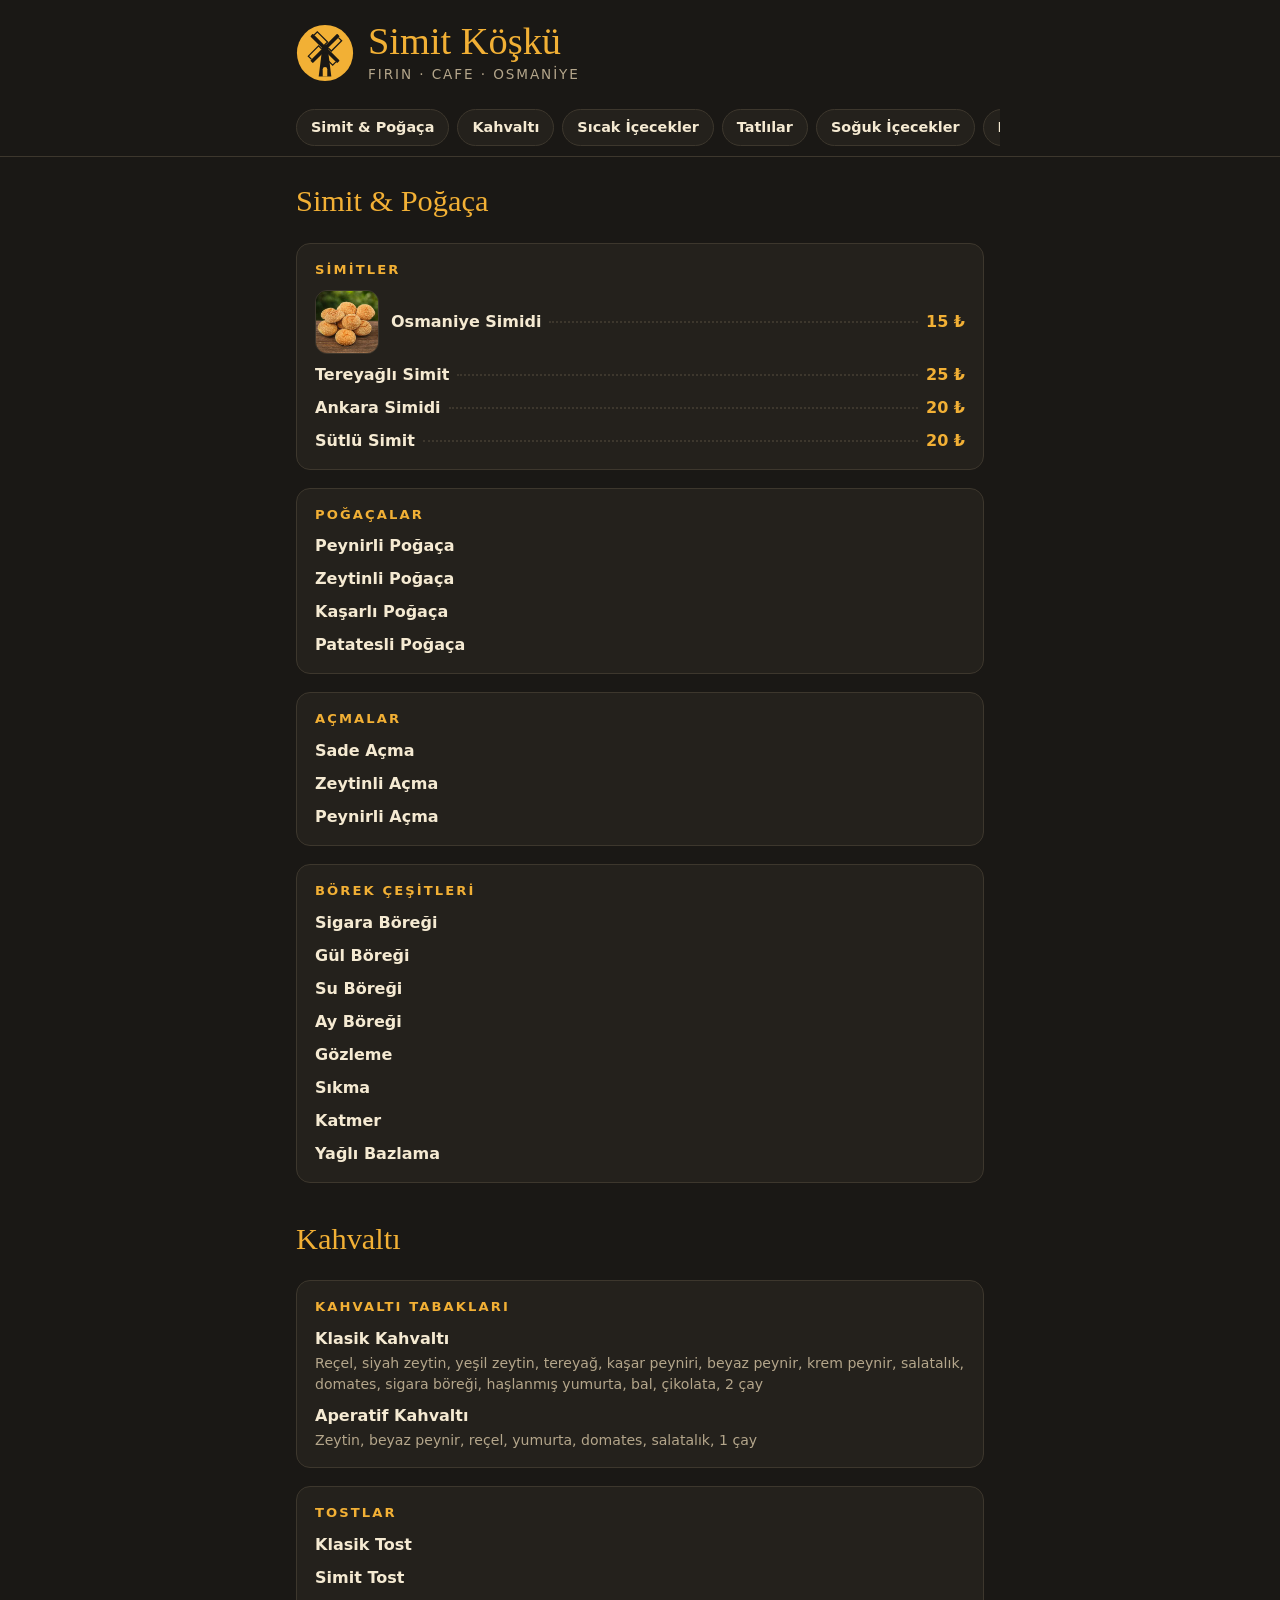
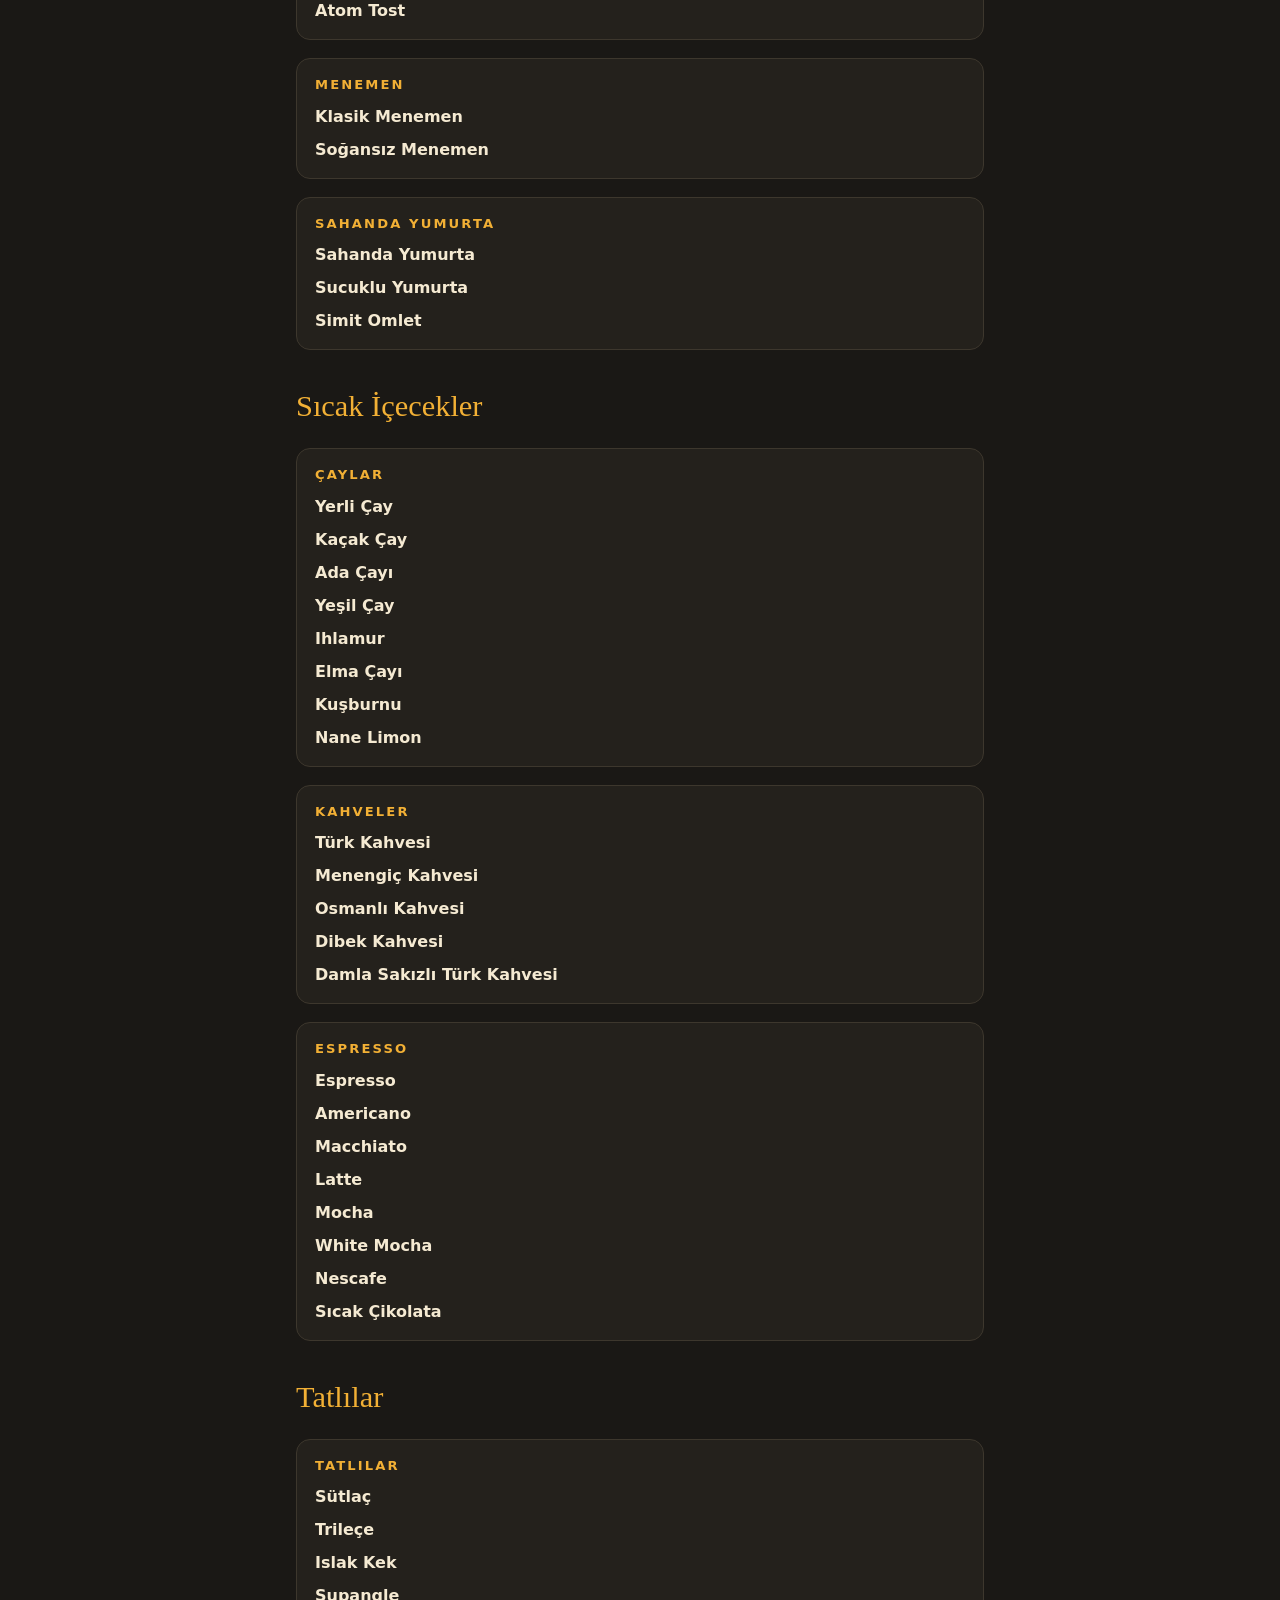
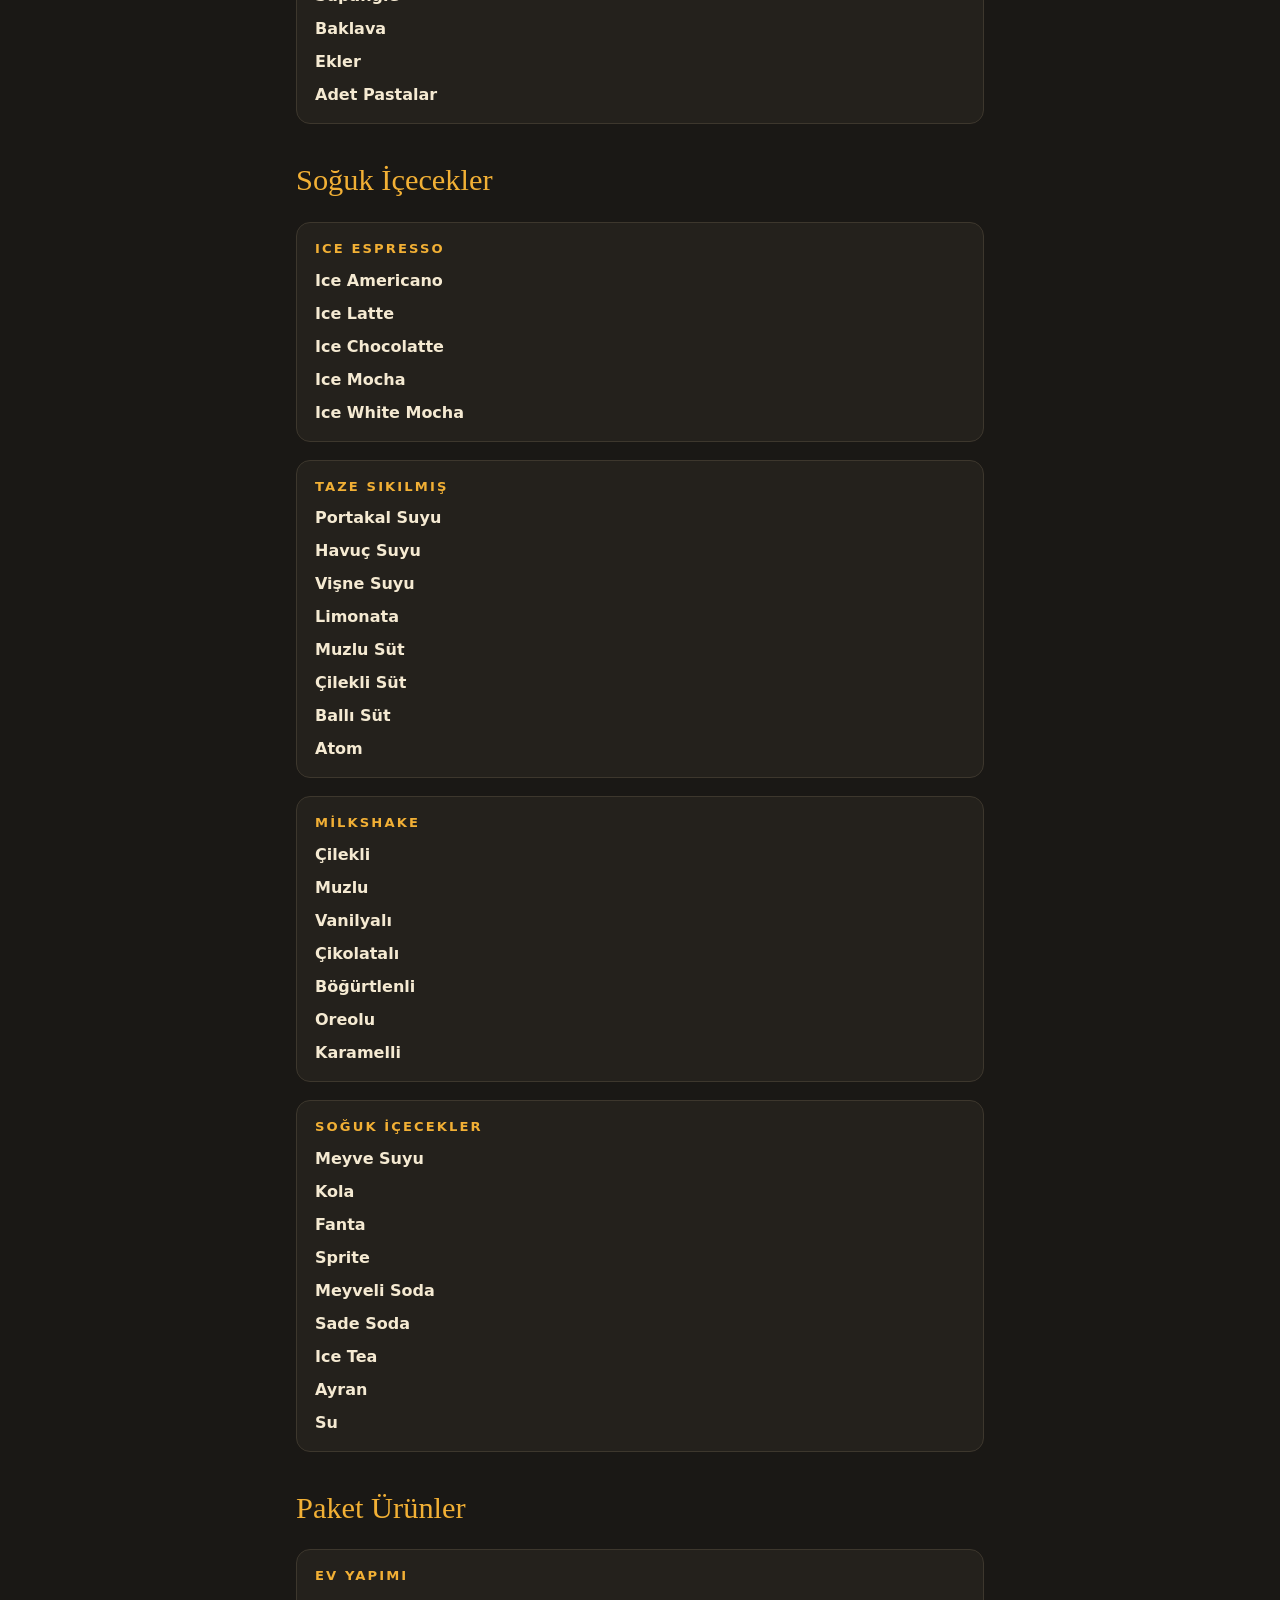
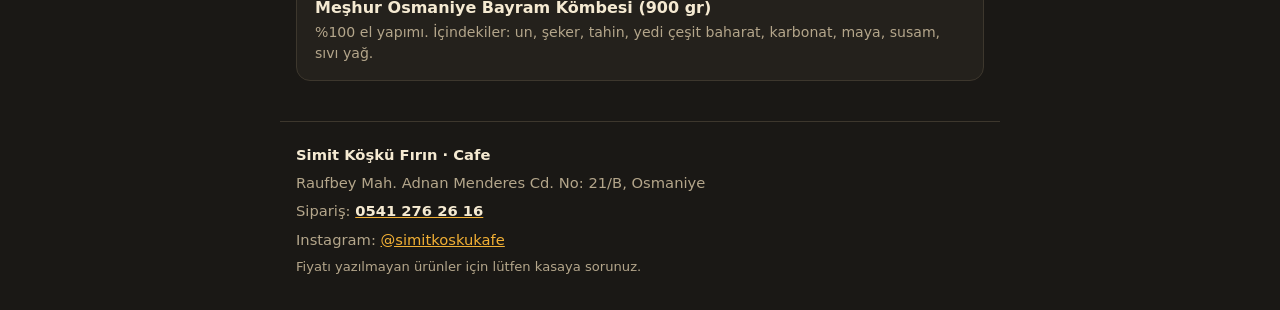
<file: index.html>
<!doctype html>
<html lang="tr">
<head>
<meta charset="utf-8">
<meta name="viewport" content="width=device-width,initial-scale=1,viewport-fit=cover">
<title>Simit Köşkü Menü</title>
<meta http-equiv="Content-Security-Policy" content="default-src 'none'; script-src 'self'; style-src 'self' https://fonts.googleapis.com; font-src https://fonts.gstatic.com; img-src 'self' data:; connect-src 'self'; base-uri 'none'; form-action 'none'; object-src 'none'">
<meta name="referrer" content="strict-origin-when-cross-origin">
<meta name="description" content="Simit Köşkü Fırın · Cafe, Osmaniye — dijital menü">
<meta name="theme-color" content="#1A1815">
<link rel="icon" href="data:image/svg+xml,%3Csvg xmlns='http://www.w3.org/2000/svg' viewBox='0 0 64 64'%3E%3Ccircle cx='32' cy='32' r='31' fill='%23F2B035'/%3E%3Cpath d='M25 58 L28.5 30 H35.5 L39 58 Z' fill='%231A1815'/%3E%3C/svg%3E">
<link rel="preconnect" href="https://fonts.googleapis.com">
<link rel="preconnect" href="https://fonts.gstatic.com" crossorigin>
<link rel="stylesheet" href="https://fonts.googleapis.com/css2?family=Lobster&family=Nunito+Sans:opsz,wght@6..12,400;6..12,600;6..12,800&display=swap">
<link rel="stylesheet" href="stil.css">
</head>
<body>
<header class="wrap hero">
  <svg viewBox="0 0 64 64" aria-hidden="true"><circle cx="32" cy="32" r="31" fill="#F2B035"/><path d="M25 58 L28.5 30 H35.5 L39 58 Z" fill="#1A1815"/><path d="M29.5 58 V50 a2.5 2.5 0 0 1 5 0 V58 Z" fill="#F2B035"/><g transform="translate(32 27) rotate(45)" fill="#1A1815"><rect x="-2" y="-21" width="4" height="21" rx="1"/><rect x="-2" y="-21" width="4" height="21" rx="1" transform="rotate(90)"/><rect x="-2" y="-21" width="4" height="21" rx="1" transform="rotate(180)"/><rect x="-2" y="-21" width="4" height="21" rx="1" transform="rotate(270)"/><circle r="3.5"/></g><g transform="translate(32 27) rotate(45)" fill="none" stroke="#1A1815" stroke-width="1.4"><path d="M2 -19 h5 v16 h-5"/><path d="M19 2 v5 h-16 v-5"/><path d="M-2 19 h-5 v-16 h5"/><path d="M-19 -2 v-5 h16 v5"/></g></svg>
  <div class="brand"><h1>Simit Köşkü</h1><p>Fırın · Cafe · Osmaniye</p></div>
</header>
<nav class="nav" aria-label="Menü bölümleri"><div class="wrap" id="chips"></div></nav>
<main class="wrap" id="menu"><p class="loading">Menü yükleniyor…</p></main>
<footer class="wrap" id="info"></footer>
<dialog class="lb" id="lb" aria-label="Ürün fotoğrafı"><img alt=""><p></p><span class="lb-x">Kapatmak için dokunun</span></dialog>
<script src="menu.js" defer></script>
</body>
</html>
</file>
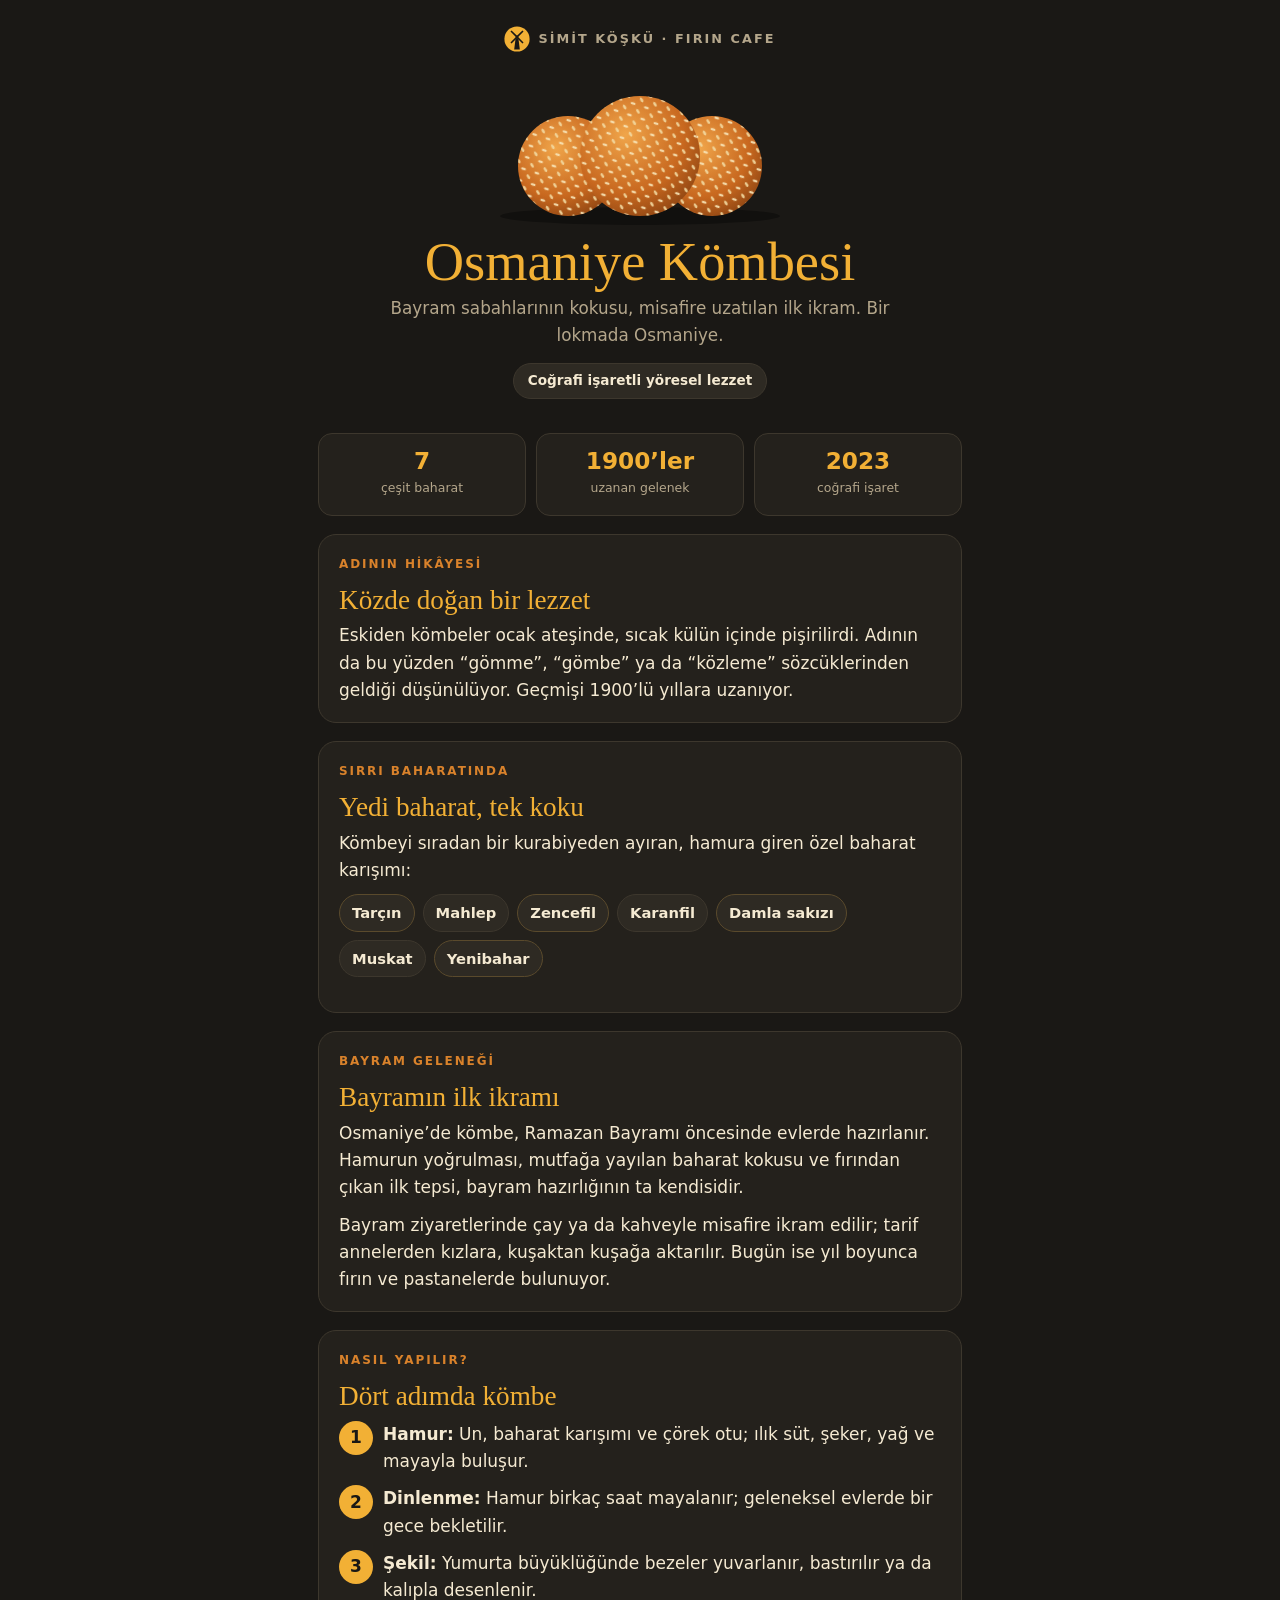
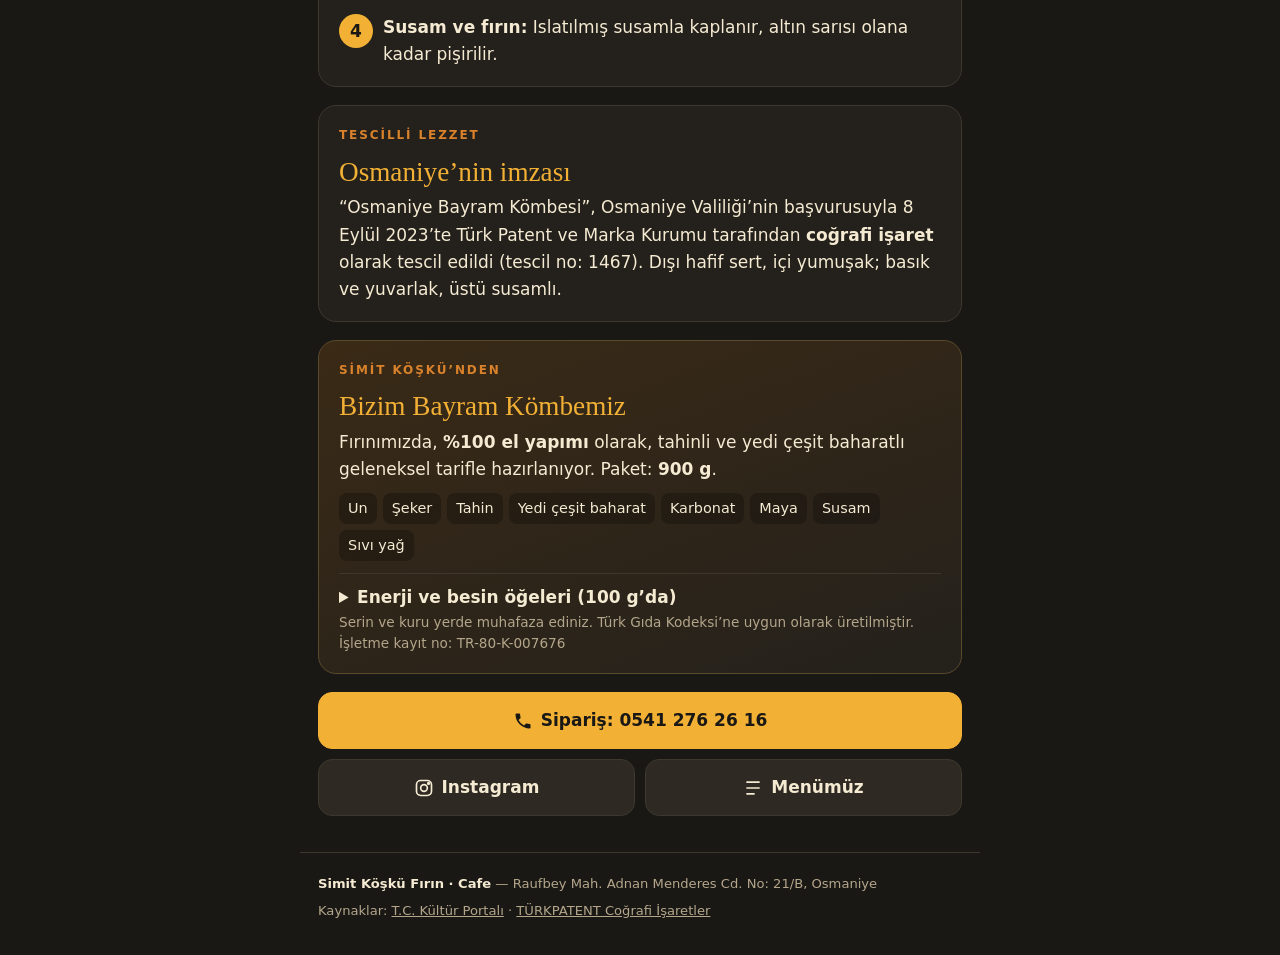
<file: kombe/index.html>
<!doctype html>
<html lang="tr">
<head>
<meta charset="utf-8">
<meta http-equiv="Content-Security-Policy" content="default-src 'none'; style-src 'self' 'unsafe-inline' https://fonts.googleapis.com; font-src https://fonts.gstatic.com; img-src 'self' data:; base-uri 'none'; form-action 'none'; object-src 'none'">
<meta name="viewport" content="width=device-width,initial-scale=1,viewport-fit=cover">
<title>Osmaniye Kömbesi · Simit Köşkü</title>
<meta name="description" content="Osmaniye Bayram Kömbesi: adının hikâyesi, yedi baharatı, bayram geleneği ve Simit Köşkü'nün el yapımı kömbesi.">
<meta name="theme-color" content="#1A1815">
<link rel="icon" href="data:image/svg+xml,%3Csvg xmlns='http://www.w3.org/2000/svg' viewBox='0 0 64 64'%3E%3Ccircle cx='32' cy='32' r='30' fill='%23D9822B'/%3E%3Ccircle cx='24' cy='24' r='2' fill='%23F7E3B5'/%3E%3Ccircle cx='38' cy='22' r='2' fill='%23F7E3B5'/%3E%3Ccircle cx='30' cy='36' r='2' fill='%23F7E3B5'/%3E%3Ccircle cx='42' cy='38' r='2' fill='%23F7E3B5'/%3E%3C/svg%3E">
<link rel="preconnect" href="https://fonts.googleapis.com">
<link rel="preconnect" href="https://fonts.gstatic.com" crossorigin>
<link rel="stylesheet" href="https://fonts.googleapis.com/css2?family=Lobster&family=Nunito+Sans:opsz,wght@6..12,400;6..12,600;6..12,800&display=swap">
<style>
:root {
  --bg: #1A1815; --panel: #24211C; --panel2: #2E2A23; --line: #3D372D;
  --mustard: #F2B035; --crust: #D9822B; --cream: #F5EAD2; --muted: #B4A68B;
  --display: "Lobster", "Brush Script MT", cursive;
  --body: "Nunito Sans", "Segoe UI", system-ui, -apple-system, sans-serif;
  color-scheme: dark;
}
* { box-sizing: border-box }
html, body { margin: 0; background: var(--bg); color: var(--cream) }
body { font-family: var(--body); font-size: 17px; line-height: 1.6; -webkit-text-size-adjust: 100%; padding-bottom: env(safe-area-inset-bottom, 0px) }
a { color: var(--mustard) }
.wrap { max-width: 680px; margin: 0 auto; padding-inline: 18px }
:focus-visible { outline: 2px solid var(--mustard); outline-offset: 2px }

.hero { padding-block: calc(26px + env(safe-area-inset-top, 0px)) 8px; text-align: center }
.brand { display: inline-flex; align-items: center; gap: 8px; color: var(--muted); font-size: .8rem; letter-spacing: .16em; text-transform: uppercase; font-weight: 800; text-decoration: none }
.brand svg { width: 26px; height: 26px }
.balls { display: block; margin: 18px auto 6px; width: min(300px, 78vw); height: auto }
h1 { font-family: var(--display); font-weight: 400; color: var(--mustard); font-size: clamp(2.5rem, 11vw, 3.4rem); line-height: 1.05; margin: 6px 0 4px }
.lead { color: var(--muted); margin: 0 auto; max-width: 30em; font-size: 1.05rem }
.tag { display: inline-block; margin-top: 14px; padding: 6px 14px; border-radius: 999px; background: var(--panel2); border: 1px solid var(--line); font-size: .85rem; font-weight: 700; color: var(--cream) }

main { display: grid; gap: 18px; padding-block: 26px 36px }
.card { background: var(--panel); border: 1px solid var(--line); border-radius: 18px; padding: 20px 20px 18px }
.card h2 { font-family: var(--display); font-weight: 400; color: var(--mustard); font-size: 1.7rem; margin: 0 0 6px; line-height: 1.2 }
.card p { margin: 0 0 10px }
.card p:last-child { margin-bottom: 0 }
.kicker { font-size: .75rem; letter-spacing: .16em; text-transform: uppercase; color: var(--crust); font-weight: 800; margin: 0 0 2px }

.facts { display: grid; grid-template-columns: repeat(3, 1fr); gap: 10px }
.fact { background: var(--panel); border: 1px solid var(--line); border-radius: 14px; padding: 14px 8px; text-align: center }
.fact b { display: block; font-size: 1.45rem; color: var(--mustard); line-height: 1.1 }
.fact span { font-size: .78rem; color: var(--muted) }

.spices { display: flex; flex-wrap: wrap; gap: 8px; margin-top: 10px; padding: 0; list-style: none }
.spices li { background: var(--panel2); border: 1px solid var(--line); border-radius: 999px; padding: 6px 12px; font-weight: 700; font-size: .92rem }
.spices li:nth-child(odd) { border-color: #5A4A2C }

.steps { counter-reset: s; list-style: none; padding: 0; margin: 8px 0 0; display: grid; gap: 10px }
.steps li { counter-increment: s; display: grid; grid-template-columns: 34px 1fr; gap: 10px; align-items: start }
.steps li::before { content: counter(s); width: 34px; height: 34px; border-radius: 50%; background: var(--mustard); color: var(--bg); font-weight: 800; display: grid; place-items: center }

.ours { background: linear-gradient(160deg, #3A2A16, var(--panel)); border-color: #5A4A2C }
.ing { display: flex; flex-wrap: wrap; gap: 6px; margin: 8px 0 12px; padding: 0; list-style: none }
.ing li { font-size: .9rem; background: rgba(0,0,0,.25); border-radius: 8px; padding: 4px 9px }
details { border-top: 1px solid var(--line); padding-top: 10px; margin-top: 6px }
summary { cursor: pointer; font-weight: 800; color: var(--cream) }
table { width: 100%; border-collapse: collapse; margin-top: 10px; font-size: .92rem }
td { padding: 7px 4px; border-bottom: 1px solid var(--line) }
td:last-child { text-align: right; font-variant-numeric: tabular-nums; color: var(--mustard); font-weight: 700 }
.meta { font-size: .85rem; color: var(--muted); margin-top: 10px }

.cta { display: grid; grid-template-columns: 1fr 1fr; gap: 10px }
.btn { display: flex; align-items: center; justify-content: center; gap: 8px; padding: 14px 10px; border-radius: 14px; font-weight: 800; text-decoration: none; border: 1px solid var(--line); background: var(--panel2); color: var(--cream) }
.btn.primary { background: var(--mustard); color: var(--bg); border-color: var(--mustard) }
.btn svg { width: 20px; height: 20px; flex: none }
.wide { grid-column: 1 / -1 }

footer { border-top: 1px solid var(--line); padding-block: 20px 34px; color: var(--muted); font-size: .82rem; display: grid; gap: 6px }
footer a { color: var(--muted) }
@media (max-width: 380px) { .facts { grid-template-columns: 1fr 1fr } .facts .fact:last-child { grid-column: 1 / -1 } }
</style>
</head>
<body>
<header class="wrap hero">
  <a class="brand" href="../" aria-label="Simit Köşkü menüsüne git">
    <svg viewBox="0 0 64 64" aria-hidden="true"><circle cx="32" cy="32" r="31" fill="#F2B035"/><path d="M25 58 L28.5 30 H35.5 L39 58 Z" fill="#1A1815"/><g transform="translate(32 27) rotate(45)" fill="#1A1815"><rect x="-2" y="-21" width="4" height="21" rx="1"/><rect x="-2" y="-21" width="4" height="21" rx="1" transform="rotate(90)"/><rect x="-2" y="-21" width="4" height="21" rx="1" transform="rotate(180)"/><rect x="-2" y="-21" width="4" height="21" rx="1" transform="rotate(270)"/><circle r="3.5"/></g></svg>
    Simit Köşkü · Fırın Cafe
  </a>
  <svg class="balls" viewBox="0 0 300 150" role="img" aria-label="Susamlı kömbeler">
    <defs>
      <radialGradient id="k" cx="0.38" cy="0.32" r="0.75"><stop offset="0" stop-color="#F0A54A"/><stop offset="0.65" stop-color="#C8681F"/><stop offset="1" stop-color="#8E4512"/></radialGradient>
      <pattern id="s" width="14" height="12" patternUnits="userSpaceOnUse" patternTransform="rotate(18)"><ellipse cx="4" cy="4" rx="2.6" ry="1.3" fill="#F7E3B5"/><ellipse cx="11" cy="10" rx="2.6" ry="1.3" fill="#F2D9A0" transform="rotate(40 11 10)"/></pattern>
    </defs>
    <ellipse cx="150" cy="138" rx="140" ry="9" fill="#000" opacity=".35"/>
    <g><circle cx="78" cy="88" r="50" fill="url(#k)"/><circle cx="78" cy="88" r="50" fill="url(#s)" opacity=".9"/></g>
    <g><circle cx="222" cy="88" r="50" fill="url(#k)"/><circle cx="222" cy="88" r="50" fill="url(#s)" opacity=".9"/></g>
    <g><circle cx="150" cy="78" r="60" fill="url(#k)"/><circle cx="150" cy="78" r="60" fill="url(#s)" opacity=".9"/></g>
  </svg>
  <h1>Osmaniye Kömbesi</h1>
  <p class="lead">Bayram sabahlarının kokusu, misafire uzatılan ilk ikram. Bir lokmada Osmaniye.</p>
  <span class="tag">Coğrafi işaretli yöresel lezzet</span>
</header>

<main class="wrap">
  <section class="facts" aria-label="Kısa bilgiler">
    <div class="fact"><b>7</b><span>çeşit baharat</span></div>
    <div class="fact"><b>1900’ler</b><span>uzanan gelenek</span></div>
    <div class="fact"><b>2023</b><span>coğrafi işaret</span></div>
  </section>

  <section class="card">
    <p class="kicker">Adının hikâyesi</p>
    <h2>Közde doğan bir lezzet</h2>
    <p>Eskiden kömbeler ocak ateşinde, sıcak külün içinde pişirilirdi. Adının da bu yüzden “gömme”, “gömbe” ya da “közleme” sözcüklerinden geldiği düşünülüyor. Geçmişi 1900’lü yıllara uzanıyor.</p>
  </section>

  <section class="card">
    <p class="kicker">Sırrı baharatında</p>
    <h2>Yedi baharat, tek koku</h2>
    <p>Kömbeyi sıradan bir kurabiyeden ayıran, hamura giren özel baharat karışımı:</p>
    <ul class="spices">
      <li>Tarçın</li><li>Mahlep</li><li>Zencefil</li><li>Karanfil</li><li>Damla sakızı</li><li>Muskat</li><li>Yenibahar</li>
    </ul>
  </section>

  <section class="card">
    <p class="kicker">Bayram geleneği</p>
    <h2>Bayramın ilk ikramı</h2>
    <p>Osmaniye’de kömbe, Ramazan Bayramı öncesinde evlerde hazırlanır. Hamurun yoğrulması, mutfağa yayılan baharat kokusu ve fırından çıkan ilk tepsi, bayram hazırlığının ta kendisidir.</p>
    <p>Bayram ziyaretlerinde çay ya da kahveyle misafire ikram edilir; tarif annelerden kızlara, kuşaktan kuşağa aktarılır. Bugün ise yıl boyunca fırın ve pastanelerde bulunuyor.</p>
  </section>

  <section class="card">
    <p class="kicker">Nasıl yapılır?</p>
    <h2>Dört adımda kömbe</h2>
    <ol class="steps">
      <li><span><b>Hamur:</b> Un, baharat karışımı ve çörek otu; ılık süt, şeker, yağ ve mayayla buluşur.</span></li>
      <li><span><b>Dinlenme:</b> Hamur birkaç saat mayalanır; geleneksel evlerde bir gece bekletilir.</span></li>
      <li><span><b>Şekil:</b> Yumurta büyüklüğünde bezeler yuvarlanır, bastırılır ya da kalıpla desenlenir.</span></li>
      <li><span><b>Susam ve fırın:</b> Islatılmış susamla kaplanır, altın sarısı olana kadar pişirilir.</span></li>
    </ol>
  </section>

  <section class="card">
    <p class="kicker">Tescilli lezzet</p>
    <h2>Osmaniye’nin imzası</h2>
    <p>“Osmaniye Bayram Kömbesi”, Osmaniye Valiliği’nin başvurusuyla 8 Eylül 2023’te Türk Patent ve Marka Kurumu tarafından <b>coğrafi işaret</b> olarak tescil edildi (tescil no: 1467). Dışı hafif sert, içi yumuşak; basık ve yuvarlak, üstü susamlı.</p>
  </section>

  <section class="card ours">
    <p class="kicker">Simit Köşkü’nden</p>
    <h2>Bizim Bayram Kömbemiz</h2>
    <p>Fırınımızda, <b>%100 el yapımı</b> olarak, tahinli ve yedi çeşit baharatlı geleneksel tarifle hazırlanıyor. Paket: <b>900 g</b>.</p>
    <ul class="ing" aria-label="İçindekiler">
      <li>Un</li><li>Şeker</li><li>Tahin</li><li>Yedi çeşit baharat</li><li>Karbonat</li><li>Maya</li><li>Susam</li><li>Sıvı yağ</li>
    </ul>
    <details>
      <summary>Enerji ve besin öğeleri (100 g’da)</summary>
      <table>
        <tr><td>Enerji</td><td>523 kcal / 2196 kJ</td></tr>
        <tr><td>Yağ</td><td>31,18 g</td></tr>
        <tr><td>Doymuş yağ</td><td>17,59 g</td></tr>
        <tr><td>Karbonhidrat</td><td>49,4 g</td></tr>
        <tr><td>Şeker</td><td>21,1 g</td></tr>
        <tr><td>Protein</td><td>7,18 g</td></tr>
        <tr><td>Tuz</td><td>0,525 mg</td></tr>
        <tr><td>Lif</td><td>3,6 g</td></tr>
      </table>
    </details>
    <p class="meta">Serin ve kuru yerde muhafaza ediniz. Türk Gıda Kodeksi’ne uygun olarak üretilmiştir. İşletme kayıt no: TR-80-K-007676</p>
  </section>

  <section class="cta" aria-label="Sipariş">
    <a class="btn primary wide" href="tel:+905412762616">
      <svg viewBox="0 0 24 24" fill="currentColor" aria-hidden="true"><path d="M6.6 10.8a15.1 15.1 0 0 0 6.6 6.6l2.2-2.2c.3-.3.7-.4 1-.2 1.1.4 2.3.6 3.6.6.6 0 1 .4 1 1V20c0 .6-.4 1-1 1A17 17 0 0 1 3 4c0-.6.4-1 1-1h3.5c.6 0 1 .4 1 1 0 1.2.2 2.4.6 3.6.1.3 0 .7-.2 1z"/></svg>
      Sipariş: 0541 276 26 16
    </a>
    <a class="btn" href="https://www.instagram.com/simitkoskukafe/" target="_blank" rel="noopener noreferrer">
      <svg viewBox="0 0 24 24" fill="none" stroke="currentColor" stroke-width="2" aria-hidden="true"><rect x="3" y="3" width="18" height="18" rx="5"/><circle cx="12" cy="12" r="4"/><circle cx="17.5" cy="6.5" r="1" fill="currentColor"/></svg>
      Instagram
    </a>
    <a class="btn" href="../">
      <svg viewBox="0 0 24 24" fill="none" stroke="currentColor" stroke-width="2" aria-hidden="true"><path d="M4 5h16M4 12h16M4 19h10"/></svg>
      Menümüz
    </a>
  </section>
</main>

<footer class="wrap">
  <div><strong style="color:var(--cream)">Simit Köşkü Fırın · Cafe</strong> — Raufbey Mah. Adnan Menderes Cd. No: 21/B, Osmaniye</div>
  <div>Kaynaklar: <a href="https://www.kulturportali.gov.tr/portal/osmaniye-bayram-kombesi" target="_blank" rel="noopener noreferrer">T.C. Kültür Portalı</a> · <a href="https://ci.turkpatent.gov.tr/" target="_blank" rel="noopener noreferrer">TÜRKPATENT Coğrafi İşaretler</a></div>
</footer>
</body>
</html>
</file>
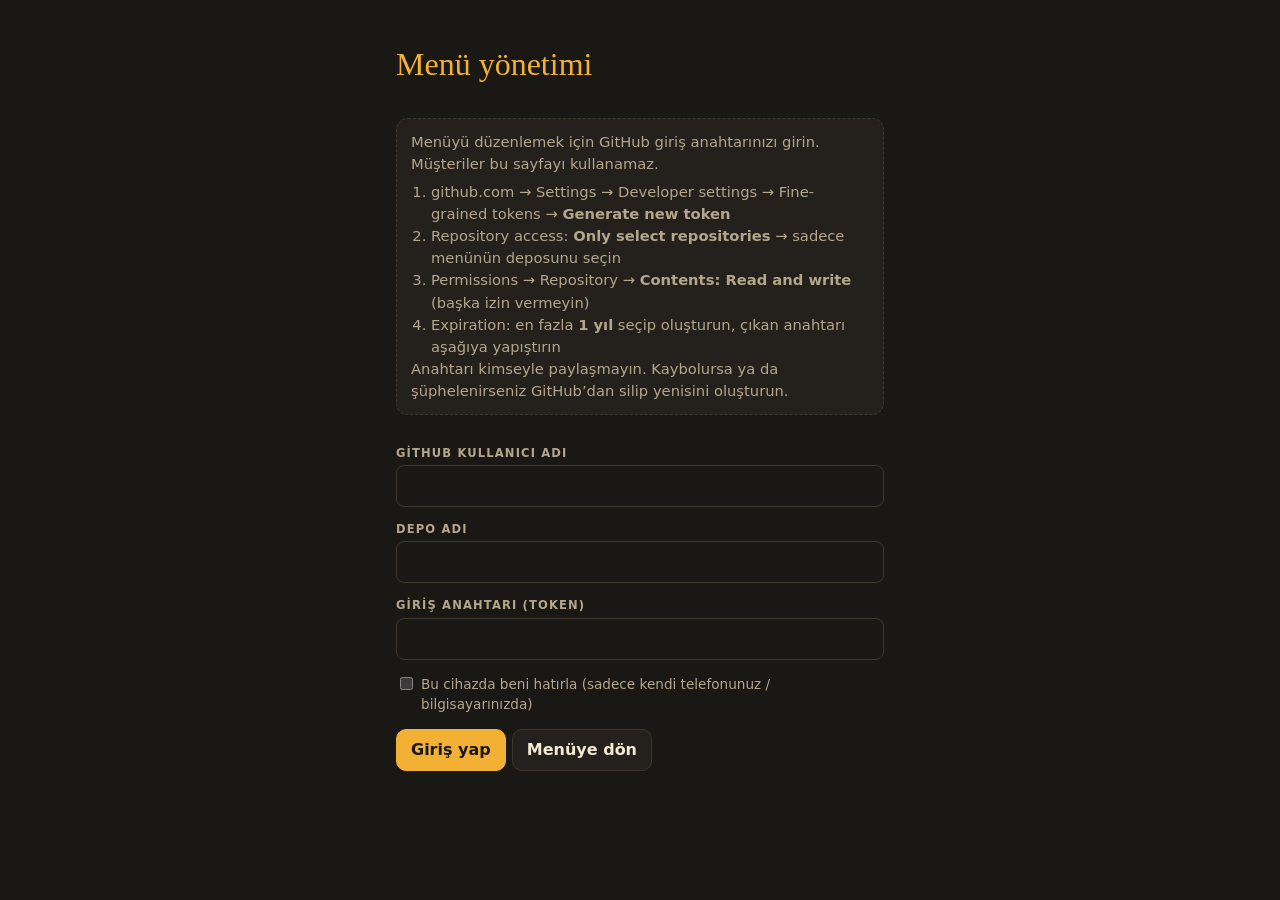
<file: yonetim.html>
<!doctype html>
<html lang="tr">
<head>
<meta charset="utf-8">
<meta name="viewport" content="width=device-width,initial-scale=1,viewport-fit=cover">
<title>Simit Köşkü Menü Yönetimi</title>
<meta name="robots" content="noindex, nofollow">
<meta name="referrer" content="no-referrer">
<meta http-equiv="Content-Security-Policy" content="default-src 'none'; script-src 'self'; style-src 'self' https://fonts.googleapis.com; font-src https://fonts.gstatic.com; img-src 'self' blob: data:; connect-src https://api.github.com; base-uri 'none'; form-action 'none'; object-src 'none'">
<link rel="stylesheet" href="https://fonts.googleapis.com/css2?family=Lobster&family=Nunito+Sans:opsz,wght@6..12,400;6..12,600;6..12,800&display=swap">
<link rel="stylesheet" href="stil.css">
</head>
<body>
<div id="root"></div>
<script src="yonetim.js" defer></script>
</body>
</html>
</file>
<file: stil.css>
/* Simit Köşkü dijital menü — fırın kömürü zemin + simit hardalı (menü kartının renkleri) */
:root {
  --bg: #1A1815; --panel: #24211C; --panel2: #2E2A23; --line: #3D372D;
  --mustard: #F2B035; --mustard-ink: #1A1815; --cream: #F5EAD2; --muted: #B4A68B;
  --danger: #E5735B; --ok: #8CC084;
  --display: "Lobster", "Brush Script MT", cursive;
  --body: "Nunito Sans", "Segoe UI", system-ui, -apple-system, sans-serif;
  color-scheme: dark;
}
* { box-sizing: border-box }
html, body { margin: 0; background: var(--bg); color: var(--cream) }
body { font-family: var(--body); font-size: 16px; line-height: 1.5; -webkit-text-size-adjust: 100%; padding-bottom: env(safe-area-inset-bottom, 0px) }
a { color: var(--mustard) }
button, input, select { font: inherit; color: inherit }
:focus-visible { outline: 2px solid var(--mustard); outline-offset: 2px }
.wrap { max-width: 720px; margin: 0 auto; padding-inline: 16px }

.hero { display: flex; align-items: center; gap: 14px; padding-block: calc(22px + env(safe-area-inset-top, 0px)) 14px }
.hero svg { flex: none; width: 58px; height: 58px }
.brand { min-width: 0 }
.brand h1 { margin: 0; font-family: var(--display); font-weight: 400; font-size: 2.4rem; line-height: 1; color: var(--mustard) }
.brand p { margin: 4px 0 0; color: var(--muted); font-size: .85rem; letter-spacing: .14em; text-transform: uppercase }
.nav { position: sticky; top: 0; z-index: 5; background: var(--bg); border-bottom: 1px solid var(--line) }
.nav .wrap { display: flex; gap: 8px; overflow-x: auto; padding-block: 10px; scrollbar-width: none }
.nav .wrap::-webkit-scrollbar { display: none }
.chip { flex: none; border: 1px solid var(--line); background: var(--panel); color: var(--cream); border-radius: 999px; padding: 7px 14px; font-weight: 600; font-size: .9rem; text-decoration: none; white-space: nowrap }
.chip:hover { background: var(--mustard); color: var(--mustard-ink); border-color: var(--mustard) }
main { display: grid; gap: 34px; padding-block: 22px 40px }
.loading { color: var(--muted) }
.group { display: grid; gap: 18px; scroll-margin-top: 64px }
.group > h2 { margin: 0; font-family: var(--display); font-weight: 400; font-size: 1.9rem; color: var(--mustard) }
.cat { background: var(--panel); border: 1px solid var(--line); border-radius: 14px; padding: 16px 18px; display: grid; gap: 10px }
.cat h3 { margin: 0; font-size: .82rem; letter-spacing: .16em; text-transform: uppercase; color: var(--mustard); font-weight: 800 }
.cdesc { margin: -4px 0 2px; color: var(--muted); font-size: .9rem }
.items { list-style: none; margin: 0; padding: 0; display: grid; gap: 9px }
.row { display: flex; align-items: baseline; gap: 8px }
.nm { font-weight: 600; min-width: 0 }
.dots { flex: 1; border-bottom: 2px dotted var(--line); transform: translateY(-4px); min-width: 16px }
.pr { font-weight: 800; color: var(--mustard); font-variant-numeric: tabular-nums; white-space: nowrap }
.ds { margin: 2px 0 0; color: var(--muted); font-size: .88rem }
footer { border-top: 1px solid var(--line); padding-block: 22px 34px; color: var(--muted); font-size: .92rem; display: grid; gap: 6px }
footer strong { color: var(--cream) }
.note { font-size: .82rem }

/* ---------- yönetim paneli ---------- */
.abar { position: sticky; top: 0; z-index: 6; background: var(--panel2); border-bottom: 1px solid var(--line) }
.abar .wrap { display: flex; flex-wrap: wrap; align-items: center; gap: 10px; padding-block: 12px }
.abar h1 { margin: 0; font-family: var(--display); font-weight: 400; color: var(--mustard); font-size: 1.6rem; flex: 1; min-width: 150px }
.btn { border: 1px solid var(--line); background: var(--panel); border-radius: 10px; padding: 8px 14px; font-weight: 700; cursor: pointer; text-decoration: none; color: var(--cream); display: inline-block }
.btn:hover { border-color: var(--muted) }
.btn.primary { background: var(--mustard); color: var(--mustard-ink); border-color: var(--mustard) }
.btn:disabled { opacity: .45; cursor: default }
.btn.small { padding: 5px 9px; font-size: .85rem; border-radius: 8px }
.btn.danger { color: var(--danger) }
.btn.danger.armed { background: var(--danger); color: var(--mustard-ink); border-color: var(--danger) }
.status { width: 100%; font-size: .9rem; color: var(--muted); min-height: 1.3em }
.status.err { color: var(--danger) } .status.ok { color: var(--ok) }
.help { background: var(--panel); border: 1px dashed var(--line); border-radius: 12px; padding: 12px 14px; color: var(--muted); font-size: .92rem; margin-block: 16px }
.help ol { margin: 6px 0 0; padding-left: 20px }
.acat { background: var(--panel); border: 1px solid var(--line); border-radius: 14px; padding: 14px; display: grid; gap: 12px; margin-block: 14px }
.acat-head { display: grid; grid-template-columns: 1fr 1fr auto; gap: 8px; align-items: end }
.f { display: grid; gap: 3px; min-width: 0 }
.f label { font-size: .72rem; letter-spacing: .1em; text-transform: uppercase; color: var(--muted); font-weight: 800 }
.f input, .f select { width: 100%; background: var(--bg); border: 1px solid var(--line); border-radius: 8px; padding: 8px 10px }
.tools { display: flex; gap: 6px; flex-wrap: wrap; align-items: center }
.aitems { display: grid; gap: 8px }
.aitem { display: grid; grid-template-columns: minmax(0, 1.6fr) minmax(0, 2fr) 90px auto; gap: 8px; align-items: end; padding: 10px; border: 1px solid var(--line); border-radius: 10px; background: var(--bg) }
.aitem.off { opacity: .55 }
.aitem .tools { justify-content: flex-end }
.chk { display: flex; align-items: center; gap: 5px; font-size: .85rem; color: var(--muted); white-space: nowrap }
.login { max-width: 520px; margin: 40px auto; display: grid; gap: 14px }
@media (max-width: 620px) {
  .acat-head { grid-template-columns: 1fr }
  .aitem { grid-template-columns: 1fr 100px }
  .aitem .ds-f { grid-column: 1 / -1; order: 3 }
  .aitem .tools { grid-column: 1 / -1; order: 4; justify-content: flex-start }
}
@media (prefers-reduced-motion: no-preference) { .chip, .btn { transition: background .15s, border-color .15s, color .15s } }

/* ---------- ürün görselleri (menü) ---------- */
.item.has-img { display: flex; align-items: center; gap: 12px }
.item .txt { flex: 1; min-width: 0 }
.ph { flex: none; width: 64px; height: 64px; padding: 0; border: 1px solid var(--line); border-radius: 12px; overflow: hidden; background: var(--panel2); cursor: zoom-in }
.ph img { display: block; width: 100%; height: 100%; object-fit: cover }
.lb { border: 0; padding: 0; background: transparent; max-width: min(92vw, 720px); color: var(--cream); text-align: center }
.lb::backdrop { background: rgba(10, 9, 8, .86) }
.lb img { display: block; max-width: 100%; max-height: 74vh; margin: 0 auto; border-radius: 14px; background: var(--panel) }
.lb p { margin: 10px 0 2px; font-weight: 700 }
.lb-x { color: var(--muted); font-size: .85rem }

/* ---------- ürün görselleri (yönetim) ---------- */
.login-title { margin: 0; font-family: var(--display); font-weight: 400; color: var(--mustard) }
.tools.gap { margin-block: 14px }
.aimg { grid-column: 1 / -1; display: flex; align-items: center; gap: 10px }
.aimg img, .noimg { flex: none; width: 56px; height: 56px; border-radius: 10px; border: 1px solid var(--line); object-fit: cover; background: var(--panel2) }
.noimg { display: grid; place-items: center; font-size: .62rem; color: var(--muted); text-align: center; line-height: 1.1 }
.btn.file { position: relative; overflow: hidden }
.btn.file input { position: absolute; inset: 0; opacity: 0; cursor: pointer; width: 100%; font-size: 0 }
.btn.file:focus-within { outline: 2px solid var(--mustard); outline-offset: 2px }
@media (max-width: 620px) { .aitem .aimg { order: 5 } }
.login .chk { white-space: normal; align-items: flex-start }
.lb:focus-visible { outline: none }
</file>
